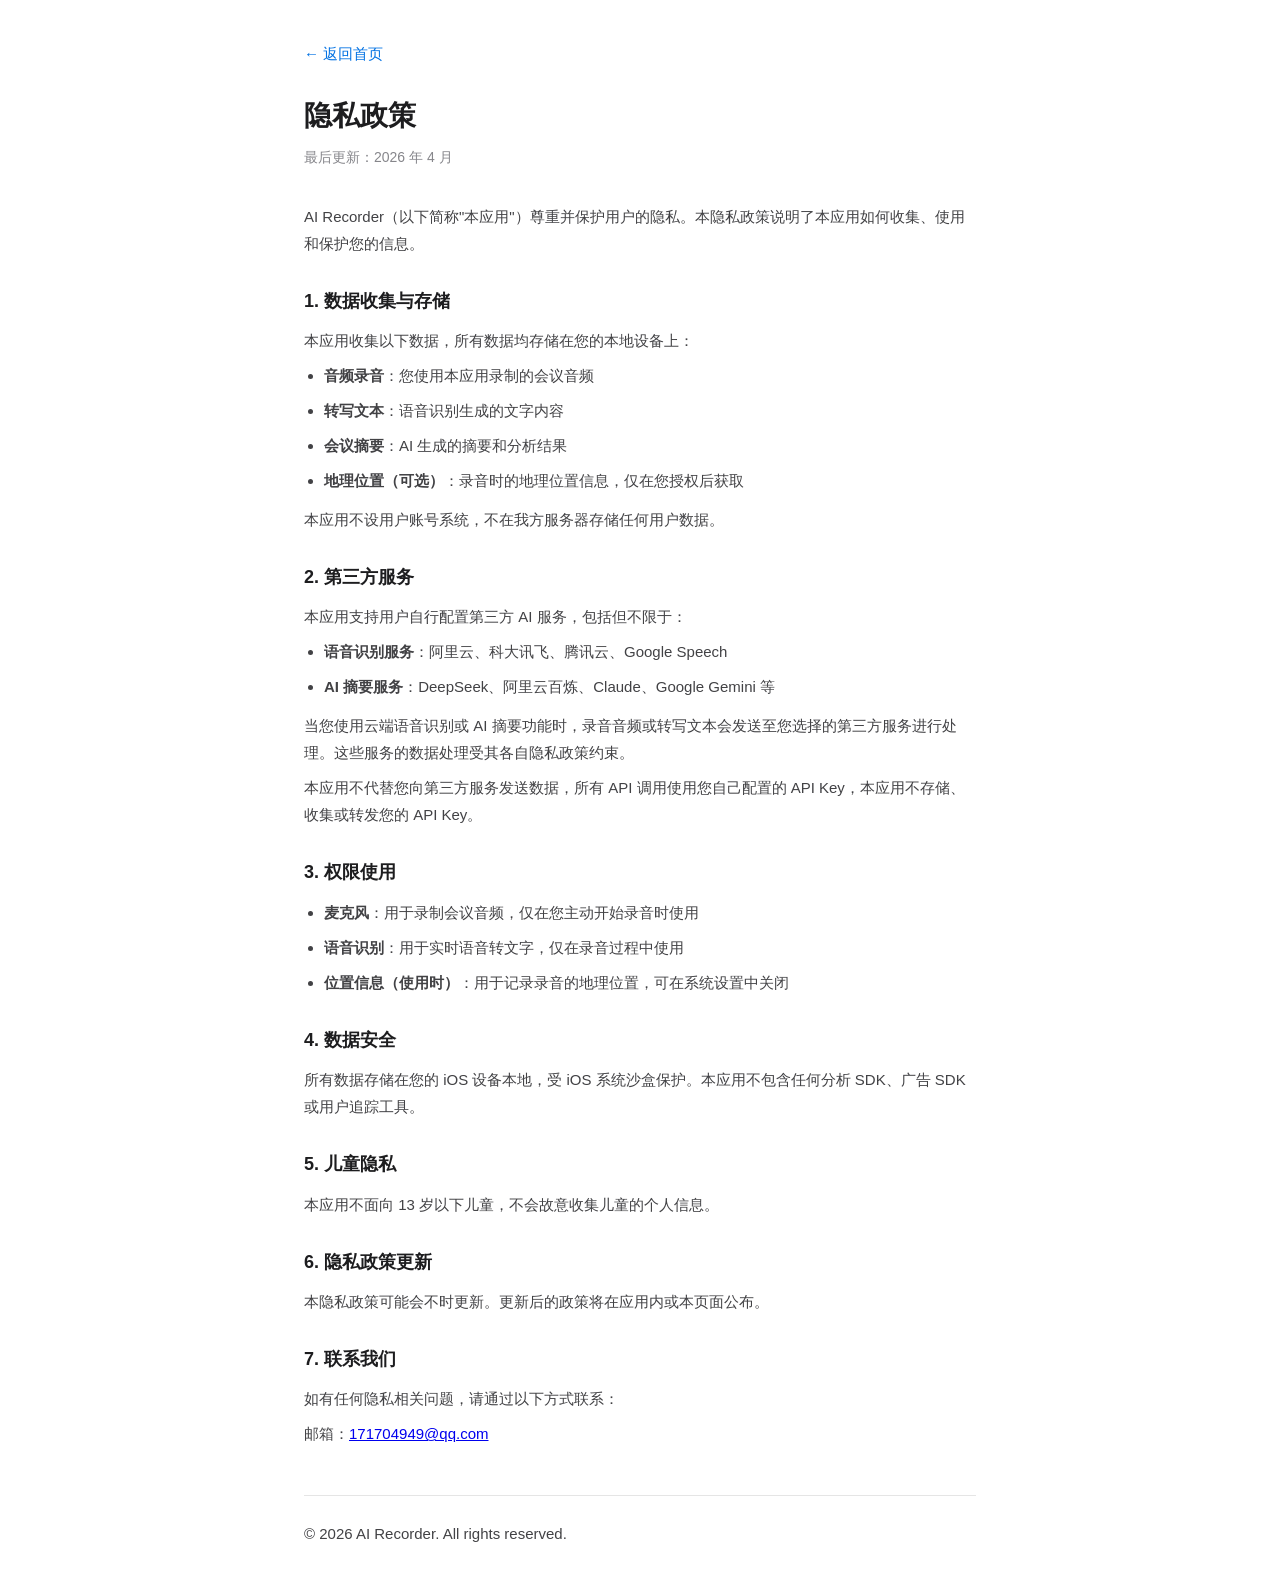
<file: privacy.html>
<!DOCTYPE html>
<html lang="zh-CN">
<head>
    <meta charset="UTF-8">
    <meta name="viewport" content="width=device-width, initial-scale=1.0">
    <title>隐私政策 - AI Recorder</title>
    <style>
        * { margin: 0; padding: 0; box-sizing: border-box; }
        body { font-family: -apple-system, BlinkMacSystemFont, "Segoe UI", Roboto, sans-serif; color: #1d1d1f; background: #fff; line-height: 1.8; }
        .container { max-width: 720px; margin: 0 auto; padding: 40px 24px; }
        h1 { font-size: 28px; font-weight: 700; margin-bottom: 4px; }
        .update-date { font-size: 14px; color: #86868b; margin-bottom: 32px; }
        .back { display: inline-block; margin-bottom: 24px; color: #0071e3; text-decoration: none; font-size: 15px; }
        .back:hover { text-decoration: underline; }
        h2 { font-size: 18px; font-weight: 600; margin: 28px 0 10px; }
        p, li { font-size: 15px; color: #424245; margin-bottom: 8px; }
        ul { padding-left: 20px; margin-bottom: 12px; }
        .footer { margin-top: 48px; padding-top: 24px; border-top: 1px solid #e5e5e5; font-size: 13px; color: #86868b; }
    </style>
</head>
<body>
    <div class="container">
        <a href="index.html" class="back">&larr; 返回首页</a>
        <h1>隐私政策</h1>
        <p class="update-date">最后更新：2026 年 4 月</p>

        <p>AI Recorder（以下简称"本应用"）尊重并保护用户的隐私。本隐私政策说明了本应用如何收集、使用和保护您的信息。</p>

        <h2>1. 数据收集与存储</h2>
        <p>本应用收集以下数据，所有数据均存储在您的本地设备上：</p>
        <ul>
            <li><strong>音频录音</strong>：您使用本应用录制的会议音频</li>
            <li><strong>转写文本</strong>：语音识别生成的文字内容</li>
            <li><strong>会议摘要</strong>：AI 生成的摘要和分析结果</li>
            <li><strong>地理位置（可选）</strong>：录音时的地理位置信息，仅在您授权后获取</li>
        </ul>
        <p>本应用不设用户账号系统，不在我方服务器存储任何用户数据。</p>

        <h2>2. 第三方服务</h2>
        <p>本应用支持用户自行配置第三方 AI 服务，包括但不限于：</p>
        <ul>
            <li><strong>语音识别服务</strong>：阿里云、科大讯飞、腾讯云、Google Speech</li>
            <li><strong>AI 摘要服务</strong>：DeepSeek、阿里云百炼、Claude、Google Gemini 等</li>
        </ul>
        <p>当您使用云端语音识别或 AI 摘要功能时，录音音频或转写文本会发送至您选择的第三方服务进行处理。这些服务的数据处理受其各自隐私政策约束。</p>
        <p>本应用不代替您向第三方服务发送数据，所有 API 调用使用您自己配置的 API Key，本应用不存储、收集或转发您的 API Key。</p>

        <h2>3. 权限使用</h2>
        <ul>
            <li><strong>麦克风</strong>：用于录制会议音频，仅在您主动开始录音时使用</li>
            <li><strong>语音识别</strong>：用于实时语音转文字，仅在录音过程中使用</li>
            <li><strong>位置信息（使用时）</strong>：用于记录录音的地理位置，可在系统设置中关闭</li>
        </ul>

        <h2>4. 数据安全</h2>
        <p>所有数据存储在您的 iOS 设备本地，受 iOS 系统沙盒保护。本应用不包含任何分析 SDK、广告 SDK 或用户追踪工具。</p>

        <h2>5. 儿童隐私</h2>
        <p>本应用不面向 13 岁以下儿童，不会故意收集儿童的个人信息。</p>

        <h2>6. 隐私政策更新</h2>
        <p>本隐私政策可能会不时更新。更新后的政策将在应用内或本页面公布。</p>

        <h2>7. 联系我们</h2>
        <p>如有任何隐私相关问题，请通过以下方式联系：</p>
        <p>邮箱：<a href="mailto:171704949@qq.com">171704949@qq.com</a></p>

        <div class="footer">
            <p>&copy; 2026 AI Recorder. All rights reserved.</p>
        </div>
    </div>
</body>
</html>
</file>
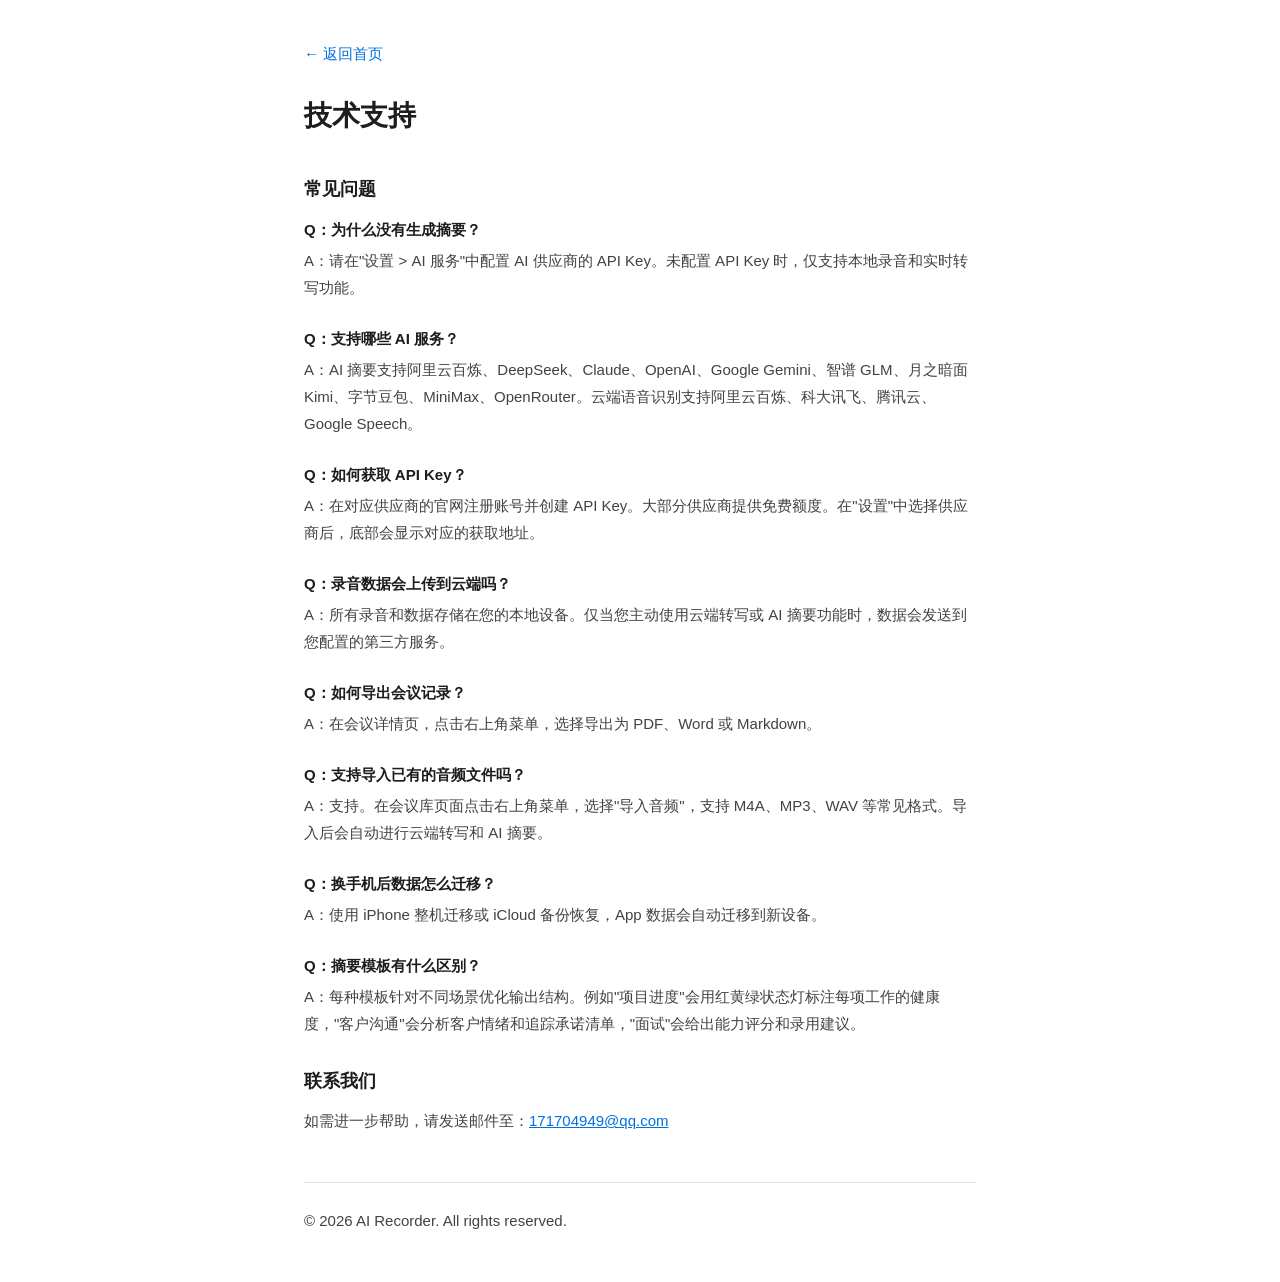
<file: support.html>
<!DOCTYPE html>
<html lang="zh-CN">
<head>
    <meta charset="UTF-8">
    <meta name="viewport" content="width=device-width, initial-scale=1.0">
    <title>技术支持 - AI Recorder</title>
    <style>
        * { margin: 0; padding: 0; box-sizing: border-box; }
        body { font-family: -apple-system, BlinkMacSystemFont, "Segoe UI", Roboto, sans-serif; color: #1d1d1f; background: #fff; line-height: 1.8; }
        .container { max-width: 720px; margin: 0 auto; padding: 40px 24px; }
        h1 { font-size: 28px; font-weight: 700; margin-bottom: 32px; }
        .back { display: inline-block; margin-bottom: 24px; color: #0071e3; text-decoration: none; font-size: 15px; }
        .back:hover { text-decoration: underline; }
        h2 { font-size: 18px; font-weight: 600; margin: 28px 0 10px; }
        p, li { font-size: 15px; color: #424245; margin-bottom: 8px; }
        .qa { margin-bottom: 24px; }
        .qa .q { font-weight: 600; color: #1d1d1f; margin-bottom: 4px; }
        .qa .a { color: #424245; }
        a { color: #0071e3; }
        .footer { margin-top: 48px; padding-top: 24px; border-top: 1px solid #e5e5e5; font-size: 13px; color: #86868b; }
    </style>
</head>
<body>
    <div class="container">
        <a href="index.html" class="back">&larr; 返回首页</a>
        <h1>技术支持</h1>

        <h2>常见问题</h2>

        <div class="qa">
            <p class="q">Q：为什么没有生成摘要？</p>
            <p class="a">A：请在"设置 > AI 服务"中配置 AI 供应商的 API Key。未配置 API Key 时，仅支持本地录音和实时转写功能。</p>
        </div>

        <div class="qa">
            <p class="q">Q：支持哪些 AI 服务？</p>
            <p class="a">A：AI 摘要支持阿里云百炼、DeepSeek、Claude、OpenAI、Google Gemini、智谱 GLM、月之暗面 Kimi、字节豆包、MiniMax、OpenRouter。云端语音识别支持阿里云百炼、科大讯飞、腾讯云、Google Speech。</p>
        </div>

        <div class="qa">
            <p class="q">Q：如何获取 API Key？</p>
            <p class="a">A：在对应供应商的官网注册账号并创建 API Key。大部分供应商提供免费额度。在"设置"中选择供应商后，底部会显示对应的获取地址。</p>
        </div>

        <div class="qa">
            <p class="q">Q：录音数据会上传到云端吗？</p>
            <p class="a">A：所有录音和数据存储在您的本地设备。仅当您主动使用云端转写或 AI 摘要功能时，数据会发送到您配置的第三方服务。</p>
        </div>

        <div class="qa">
            <p class="q">Q：如何导出会议记录？</p>
            <p class="a">A：在会议详情页，点击右上角菜单，选择导出为 PDF、Word 或 Markdown。</p>
        </div>

        <div class="qa">
            <p class="q">Q：支持导入已有的音频文件吗？</p>
            <p class="a">A：支持。在会议库页面点击右上角菜单，选择"导入音频"，支持 M4A、MP3、WAV 等常见格式。导入后会自动进行云端转写和 AI 摘要。</p>
        </div>

        <div class="qa">
            <p class="q">Q：换手机后数据怎么迁移？</p>
            <p class="a">A：使用 iPhone 整机迁移或 iCloud 备份恢复，App 数据会自动迁移到新设备。</p>
        </div>

        <div class="qa">
            <p class="q">Q：摘要模板有什么区别？</p>
            <p class="a">A：每种模板针对不同场景优化输出结构。例如"项目进度"会用红黄绿状态灯标注每项工作的健康度，"客户沟通"会分析客户情绪和追踪承诺清单，"面试"会给出能力评分和录用建议。</p>
        </div>

        <h2>联系我们</h2>
        <p>如需进一步帮助，请发送邮件至：<a href="mailto:171704949@qq.com">171704949@qq.com</a></p>

        <div class="footer">
            <p>&copy; 2026 AI Recorder. All rights reserved.</p>
        </div>
    </div>
</body>
</html>
</file>
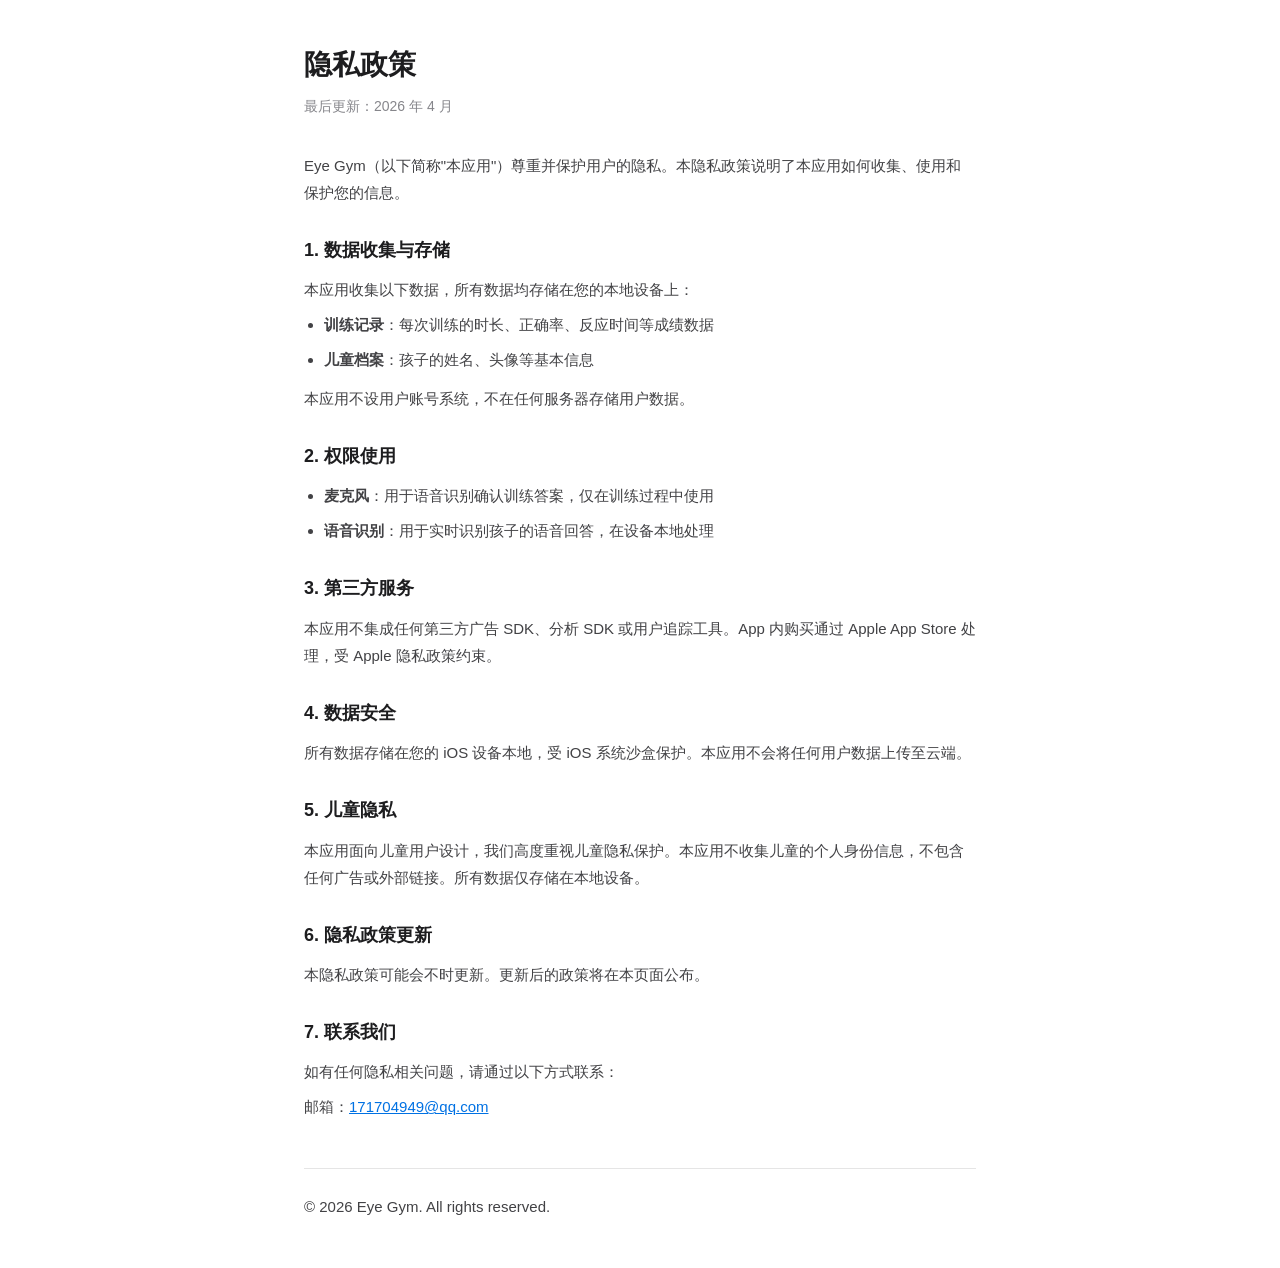
<file: eye-gym/privacy.html>
<!DOCTYPE html>
<html lang="zh-CN">
<head>
    <meta charset="UTF-8">
    <meta name="viewport" content="width=device-width, initial-scale=1.0">
    <title>隐私政策 - Eye Gym</title>
    <style>
        * { margin: 0; padding: 0; box-sizing: border-box; }
        body { font-family: -apple-system, BlinkMacSystemFont, "Segoe UI", Roboto, sans-serif; color: #1d1d1f; background: #fff; line-height: 1.8; }
        .container { max-width: 720px; margin: 0 auto; padding: 40px 24px; }
        h1 { font-size: 28px; font-weight: 700; margin-bottom: 4px; }
        .update-date { font-size: 14px; color: #86868b; margin-bottom: 32px; }
        h2 { font-size: 18px; font-weight: 600; margin: 28px 0 10px; }
        p, li { font-size: 15px; color: #424245; margin-bottom: 8px; }
        ul { padding-left: 20px; margin-bottom: 12px; }
        a { color: #0071e3; }
        .footer { margin-top: 48px; padding-top: 24px; border-top: 1px solid #e5e5e5; font-size: 13px; color: #86868b; }
    </style>
</head>
<body>
    <div class="container">
        <h1>隐私政策</h1>
        <p class="update-date">最后更新：2026 年 4 月</p>

        <p>Eye Gym（以下简称"本应用"）尊重并保护用户的隐私。本隐私政策说明了本应用如何收集、使用和保护您的信息。</p>

        <h2>1. 数据收集与存储</h2>
        <p>本应用收集以下数据，所有数据均存储在您的本地设备上：</p>
        <ul>
            <li><strong>训练记录</strong>：每次训练的时长、正确率、反应时间等成绩数据</li>
            <li><strong>儿童档案</strong>：孩子的姓名、头像等基本信息</li>
        </ul>
        <p>本应用不设用户账号系统，不在任何服务器存储用户数据。</p>

        <h2>2. 权限使用</h2>
        <ul>
            <li><strong>麦克风</strong>：用于语音识别确认训练答案，仅在训练过程中使用</li>
            <li><strong>语音识别</strong>：用于实时识别孩子的语音回答，在设备本地处理</li>
        </ul>

        <h2>3. 第三方服务</h2>
        <p>本应用不集成任何第三方广告 SDK、分析 SDK 或用户追踪工具。App 内购买通过 Apple App Store 处理，受 Apple 隐私政策约束。</p>

        <h2>4. 数据安全</h2>
        <p>所有数据存储在您的 iOS 设备本地，受 iOS 系统沙盒保护。本应用不会将任何用户数据上传至云端。</p>

        <h2>5. 儿童隐私</h2>
        <p>本应用面向儿童用户设计，我们高度重视儿童隐私保护。本应用不收集儿童的个人身份信息，不包含任何广告或外部链接。所有数据仅存储在本地设备。</p>

        <h2>6. 隐私政策更新</h2>
        <p>本隐私政策可能会不时更新。更新后的政策将在本页面公布。</p>

        <h2>7. 联系我们</h2>
        <p>如有任何隐私相关问题，请通过以下方式联系：</p>
        <p>邮箱：<a href="mailto:171704949@qq.com">171704949@qq.com</a></p>

        <div class="footer">
            <p>&copy; 2026 Eye Gym. All rights reserved.</p>
        </div>
    </div>
</body>
</html>
</file>
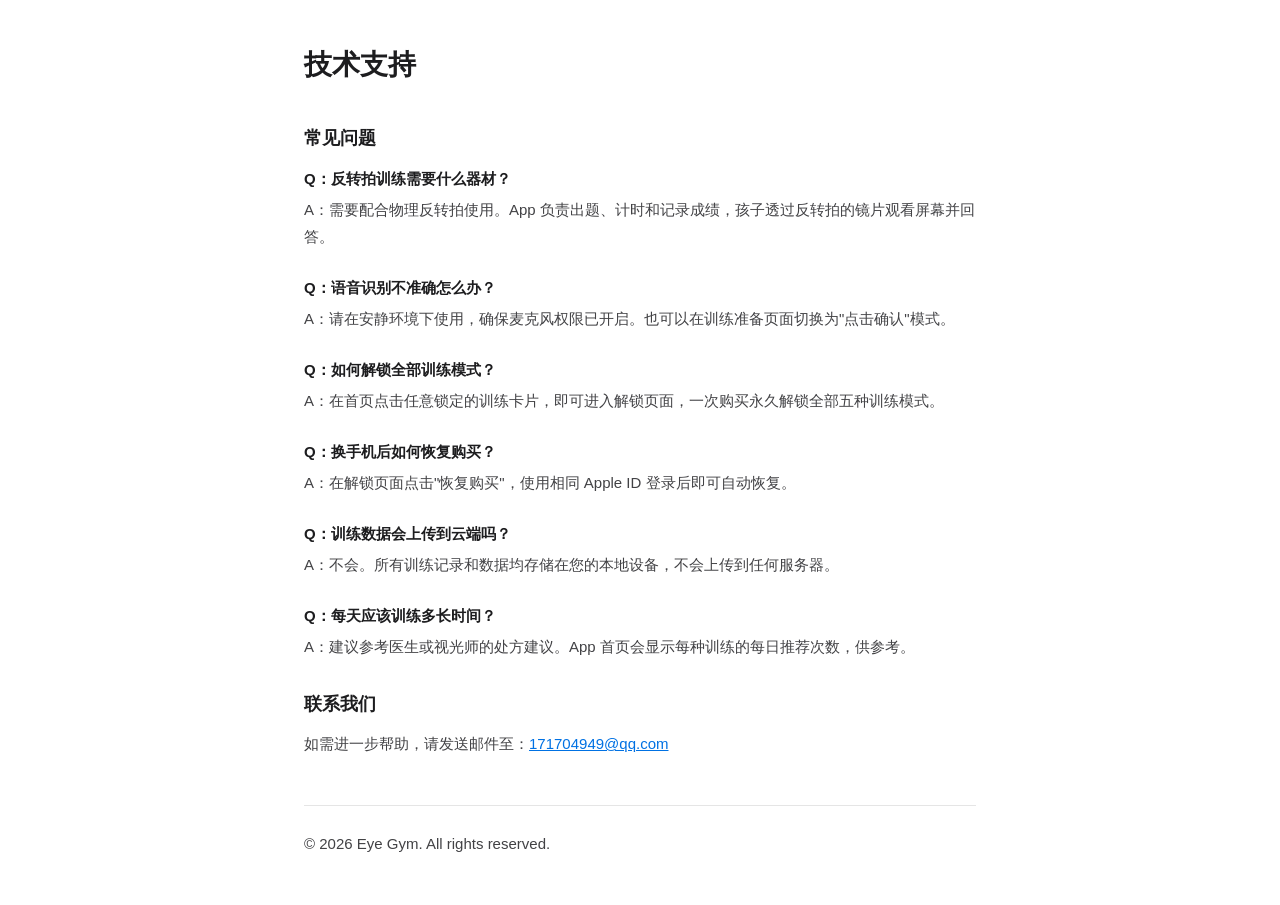
<file: eye-gym/support.html>
<!DOCTYPE html>
<html lang="zh-CN">
<head>
    <meta charset="UTF-8">
    <meta name="viewport" content="width=device-width, initial-scale=1.0">
    <title>技术支持 - Eye Gym</title>
    <style>
        * { margin: 0; padding: 0; box-sizing: border-box; }
        body { font-family: -apple-system, BlinkMacSystemFont, "Segoe UI", Roboto, sans-serif; color: #1d1d1f; background: #fff; line-height: 1.8; }
        .container { max-width: 720px; margin: 0 auto; padding: 40px 24px; }
        h1 { font-size: 28px; font-weight: 700; margin-bottom: 32px; }
        .back { display: inline-block; margin-bottom: 24px; color: #0071e3; text-decoration: none; font-size: 15px; }
        .back:hover { text-decoration: underline; }
        h2 { font-size: 18px; font-weight: 600; margin: 28px 0 10px; }
        p, li { font-size: 15px; color: #424245; margin-bottom: 8px; }
        .qa { margin-bottom: 24px; }
        .qa .q { font-weight: 600; color: #1d1d1f; margin-bottom: 4px; }
        .qa .a { color: #424245; }
        a { color: #0071e3; }
        .footer { margin-top: 48px; padding-top: 24px; border-top: 1px solid #e5e5e5; font-size: 13px; color: #86868b; }
    </style>
</head>
<body>
    <div class="container">
        <h1>技术支持</h1>

        <h2>常见问题</h2>

        <div class="qa">
            <p class="q">Q：反转拍训练需要什么器材？</p>
            <p class="a">A：需要配合物理反转拍使用。App 负责出题、计时和记录成绩，孩子透过反转拍的镜片观看屏幕并回答。</p>
        </div>

        <div class="qa">
            <p class="q">Q：语音识别不准确怎么办？</p>
            <p class="a">A：请在安静环境下使用，确保麦克风权限已开启。也可以在训练准备页面切换为"点击确认"模式。</p>
        </div>

        <div class="qa">
            <p class="q">Q：如何解锁全部训练模式？</p>
            <p class="a">A：在首页点击任意锁定的训练卡片，即可进入解锁页面，一次购买永久解锁全部五种训练模式。</p>
        </div>

        <div class="qa">
            <p class="q">Q：换手机后如何恢复购买？</p>
            <p class="a">A：在解锁页面点击"恢复购买"，使用相同 Apple ID 登录后即可自动恢复。</p>
        </div>

        <div class="qa">
            <p class="q">Q：训练数据会上传到云端吗？</p>
            <p class="a">A：不会。所有训练记录和数据均存储在您的本地设备，不会上传到任何服务器。</p>
        </div>

        <div class="qa">
            <p class="q">Q：每天应该训练多长时间？</p>
            <p class="a">A：建议参考医生或视光师的处方建议。App 首页会显示每种训练的每日推荐次数，供参考。</p>
        </div>

        <h2>联系我们</h2>
        <p>如需进一步帮助，请发送邮件至：<a href="mailto:171704949@qq.com">171704949@qq.com</a></p>

        <div class="footer">
            <p>&copy; 2026 Eye Gym. All rights reserved.</p>
        </div>
    </div>
</body>
</html>
</file>
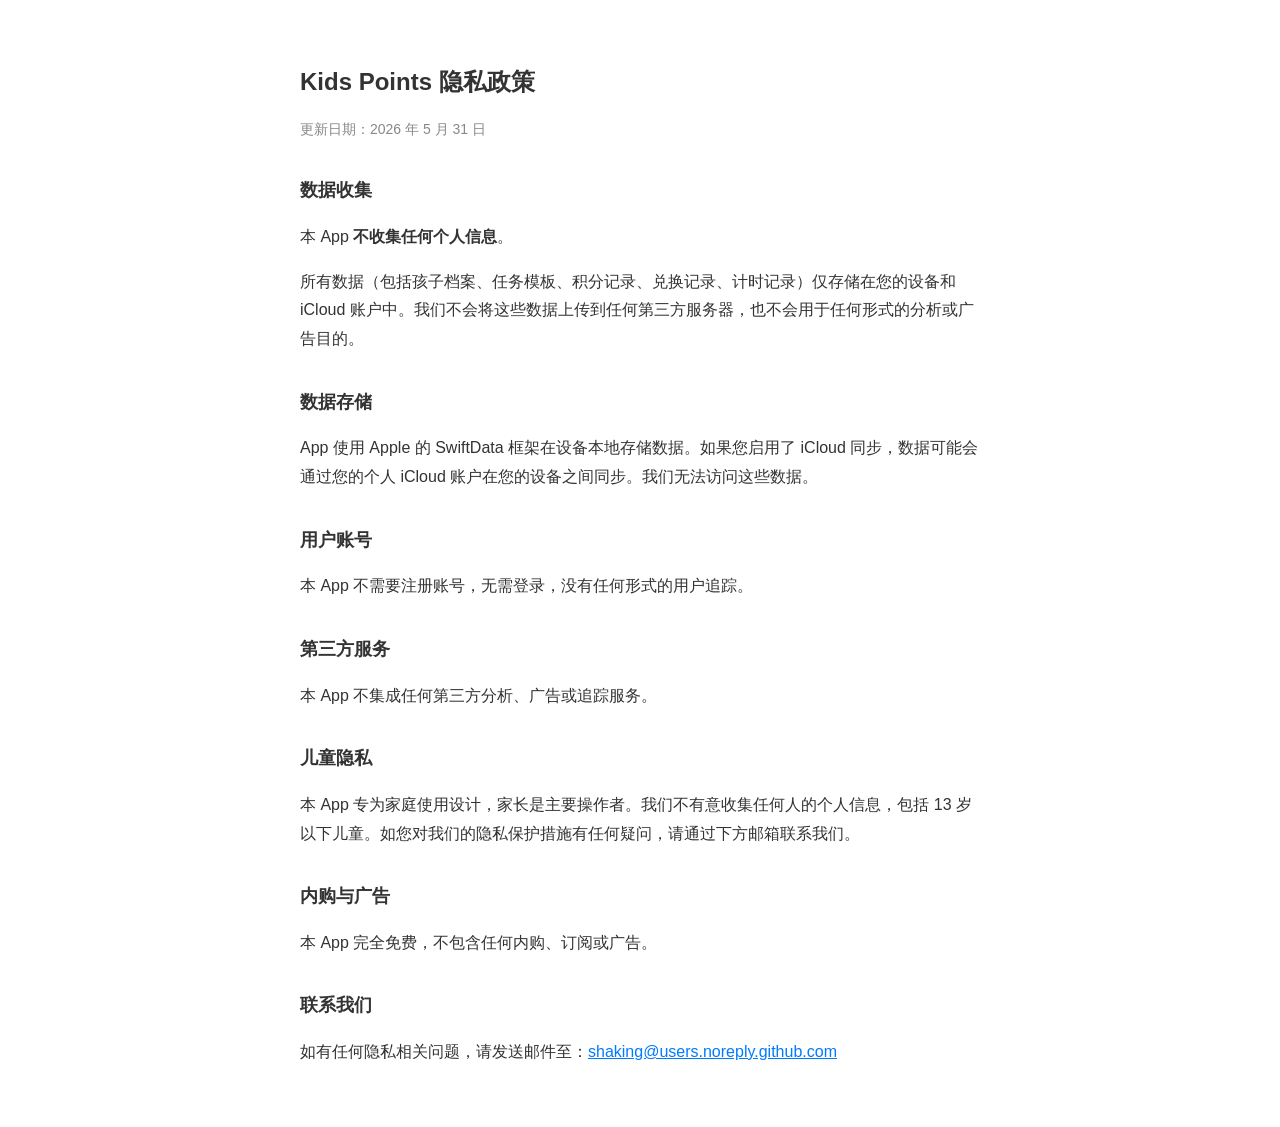
<file: kids-points/privacy.html>
<!DOCTYPE html>
<html lang="zh-CN">
<head>
    <meta charset="UTF-8">
    <meta name="viewport" content="width=device-width, initial-scale=1.0">
    <title>Kids Points - 隐私政策</title>
    <style>
        body { font-family: -apple-system, sans-serif; max-width: 680px; margin: 60px auto; padding: 0 20px; line-height: 1.8; color: #333; }
        h1 { font-size: 24px; margin-bottom: 8px; }
        h2 { font-size: 18px; margin-top: 32px; }
        .meta { color: #888; font-size: 14px; margin-bottom: 32px; }
        a { color: #007AFF; }
    </style>
</head>
<body>
    <h1>Kids Points 隐私政策</h1>
    <p class="meta">更新日期：2026 年 5 月 31 日</p>

    <h2>数据收集</h2>
    <p>本 App <strong>不收集任何个人信息</strong>。</p>
    <p>所有数据（包括孩子档案、任务模板、积分记录、兑换记录、计时记录）仅存储在您的设备和 iCloud 账户中。我们不会将这些数据上传到任何第三方服务器，也不会用于任何形式的分析或广告目的。</p>

    <h2>数据存储</h2>
    <p>App 使用 Apple 的 SwiftData 框架在设备本地存储数据。如果您启用了 iCloud 同步，数据可能会通过您的个人 iCloud 账户在您的设备之间同步。我们无法访问这些数据。</p>

    <h2>用户账号</h2>
    <p>本 App 不需要注册账号，无需登录，没有任何形式的用户追踪。</p>

    <h2>第三方服务</h2>
    <p>本 App 不集成任何第三方分析、广告或追踪服务。</p>

    <h2>儿童隐私</h2>
    <p>本 App 专为家庭使用设计，家长是主要操作者。我们不有意收集任何人的个人信息，包括 13 岁以下儿童。如您对我们的隐私保护措施有任何疑问，请通过下方邮箱联系我们。</p>

    <h2>内购与广告</h2>
    <p>本 App 完全免费，不包含任何内购、订阅或广告。</p>

    <h2>联系我们</h2>
    <p>如有任何隐私相关问题，请发送邮件至：<a href="mailto:shaking@users.noreply.github.com">shaking@users.noreply.github.com</a></p>
</body>
</html>
</file>
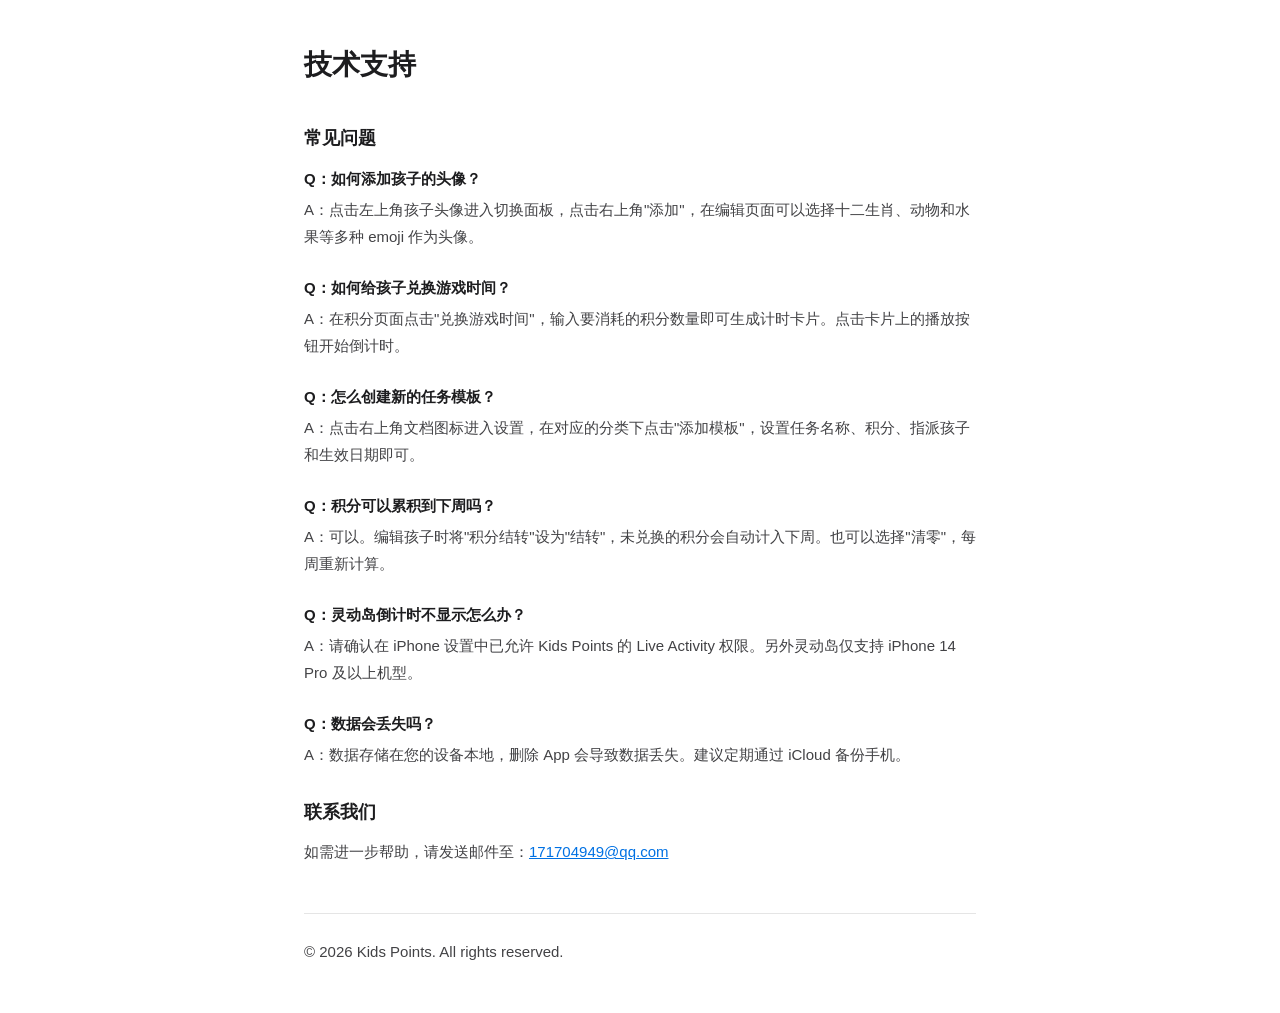
<file: kids-points/support.html>
<!DOCTYPE html>
<html lang="zh-CN">
<head>
    <meta charset="UTF-8">
    <meta name="viewport" content="width=device-width, initial-scale=1.0">
    <title>技术支持 - Kids Points</title>
    <style>
        * { margin: 0; padding: 0; box-sizing: border-box; }
        body { font-family: -apple-system, BlinkMacSystemFont, "Segoe UI", Roboto, sans-serif; color: #1d1d1f; background: #fff; line-height: 1.8; }
        .container { max-width: 720px; margin: 0 auto; padding: 40px 24px; }
        h1 { font-size: 28px; font-weight: 700; margin-bottom: 32px; }
        h2 { font-size: 18px; font-weight: 600; margin: 28px 0 10px; }
        p, li { font-size: 15px; color: #424245; margin-bottom: 8px; }
        .qa { margin-bottom: 24px; }
        .qa .q { font-weight: 600; color: #1d1d1f; margin-bottom: 4px; }
        .qa .a { color: #424245; }
        a { color: #0071e3; }
        .footer { margin-top: 48px; padding-top: 24px; border-top: 1px solid #e5e5e5; font-size: 13px; color: #86868b; }
    </style>
</head>
<body>
    <div class="container">
        <h1>技术支持</h1>

        <h2>常见问题</h2>

        <div class="qa">
            <p class="q">Q：如何添加孩子的头像？</p>
            <p class="a">A：点击左上角孩子头像进入切换面板，点击右上角"添加"，在编辑页面可以选择十二生肖、动物和水果等多种 emoji 作为头像。</p>
        </div>

        <div class="qa">
            <p class="q">Q：如何给孩子兑换游戏时间？</p>
            <p class="a">A：在积分页面点击"兑换游戏时间"，输入要消耗的积分数量即可生成计时卡片。点击卡片上的播放按钮开始倒计时。</p>
        </div>

        <div class="qa">
            <p class="q">Q：怎么创建新的任务模板？</p>
            <p class="a">A：点击右上角文档图标进入设置，在对应的分类下点击"添加模板"，设置任务名称、积分、指派孩子和生效日期即可。</p>
        </div>

        <div class="qa">
            <p class="q">Q：积分可以累积到下周吗？</p>
            <p class="a">A：可以。编辑孩子时将"积分结转"设为"结转"，未兑换的积分会自动计入下周。也可以选择"清零"，每周重新计算。</p>
        </div>

        <div class="qa">
            <p class="q">Q：灵动岛倒计时不显示怎么办？</p>
            <p class="a">A：请确认在 iPhone 设置中已允许 Kids Points 的 Live Activity 权限。另外灵动岛仅支持 iPhone 14 Pro 及以上机型。</p>
        </div>

        <div class="qa">
            <p class="q">Q：数据会丢失吗？</p>
            <p class="a">A：数据存储在您的设备本地，删除 App 会导致数据丢失。建议定期通过 iCloud 备份手机。</p>
        </div>

        <h2>联系我们</h2>
        <p>如需进一步帮助，请发送邮件至：<a href="mailto:171704949@qq.com">171704949@qq.com</a></p>

        <div class="footer">
            <p>&copy; 2026 Kids Points. All rights reserved.</p>
        </div>
    </div>
</body>
</html>
</file>
